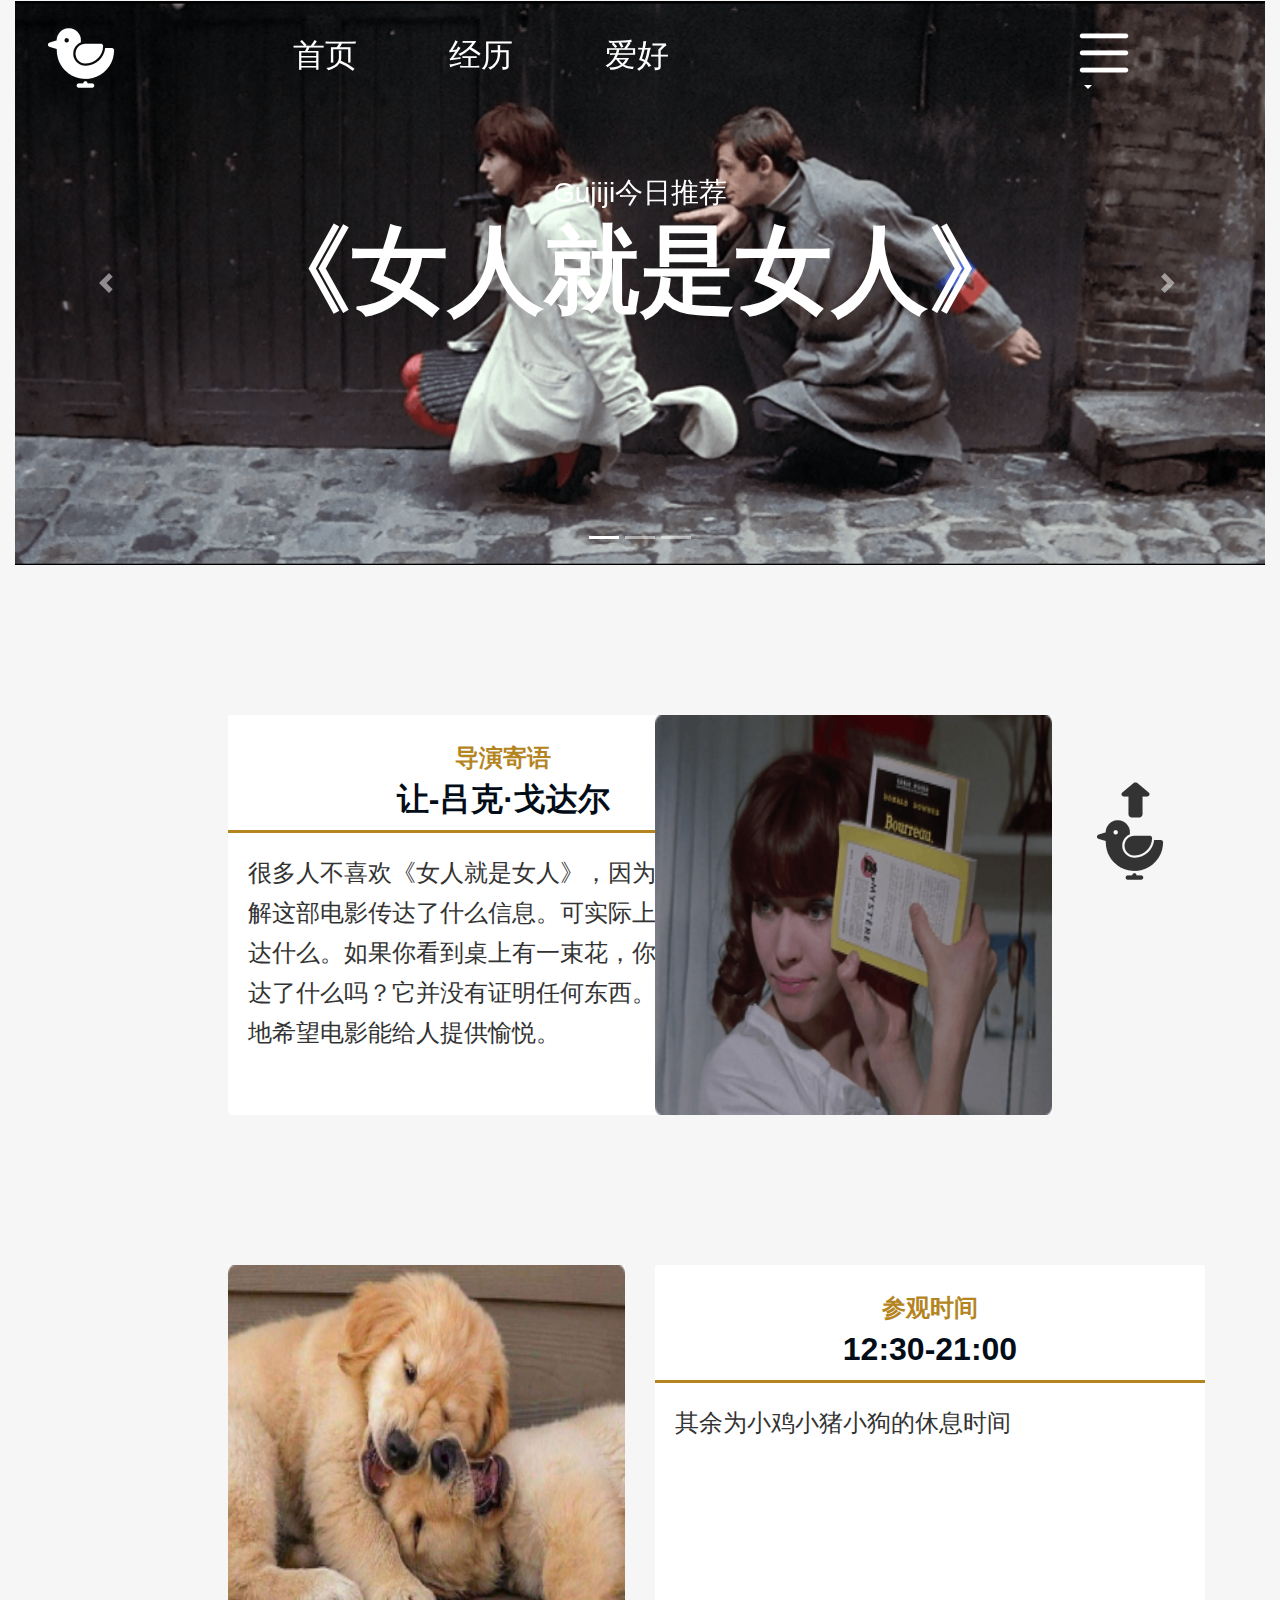
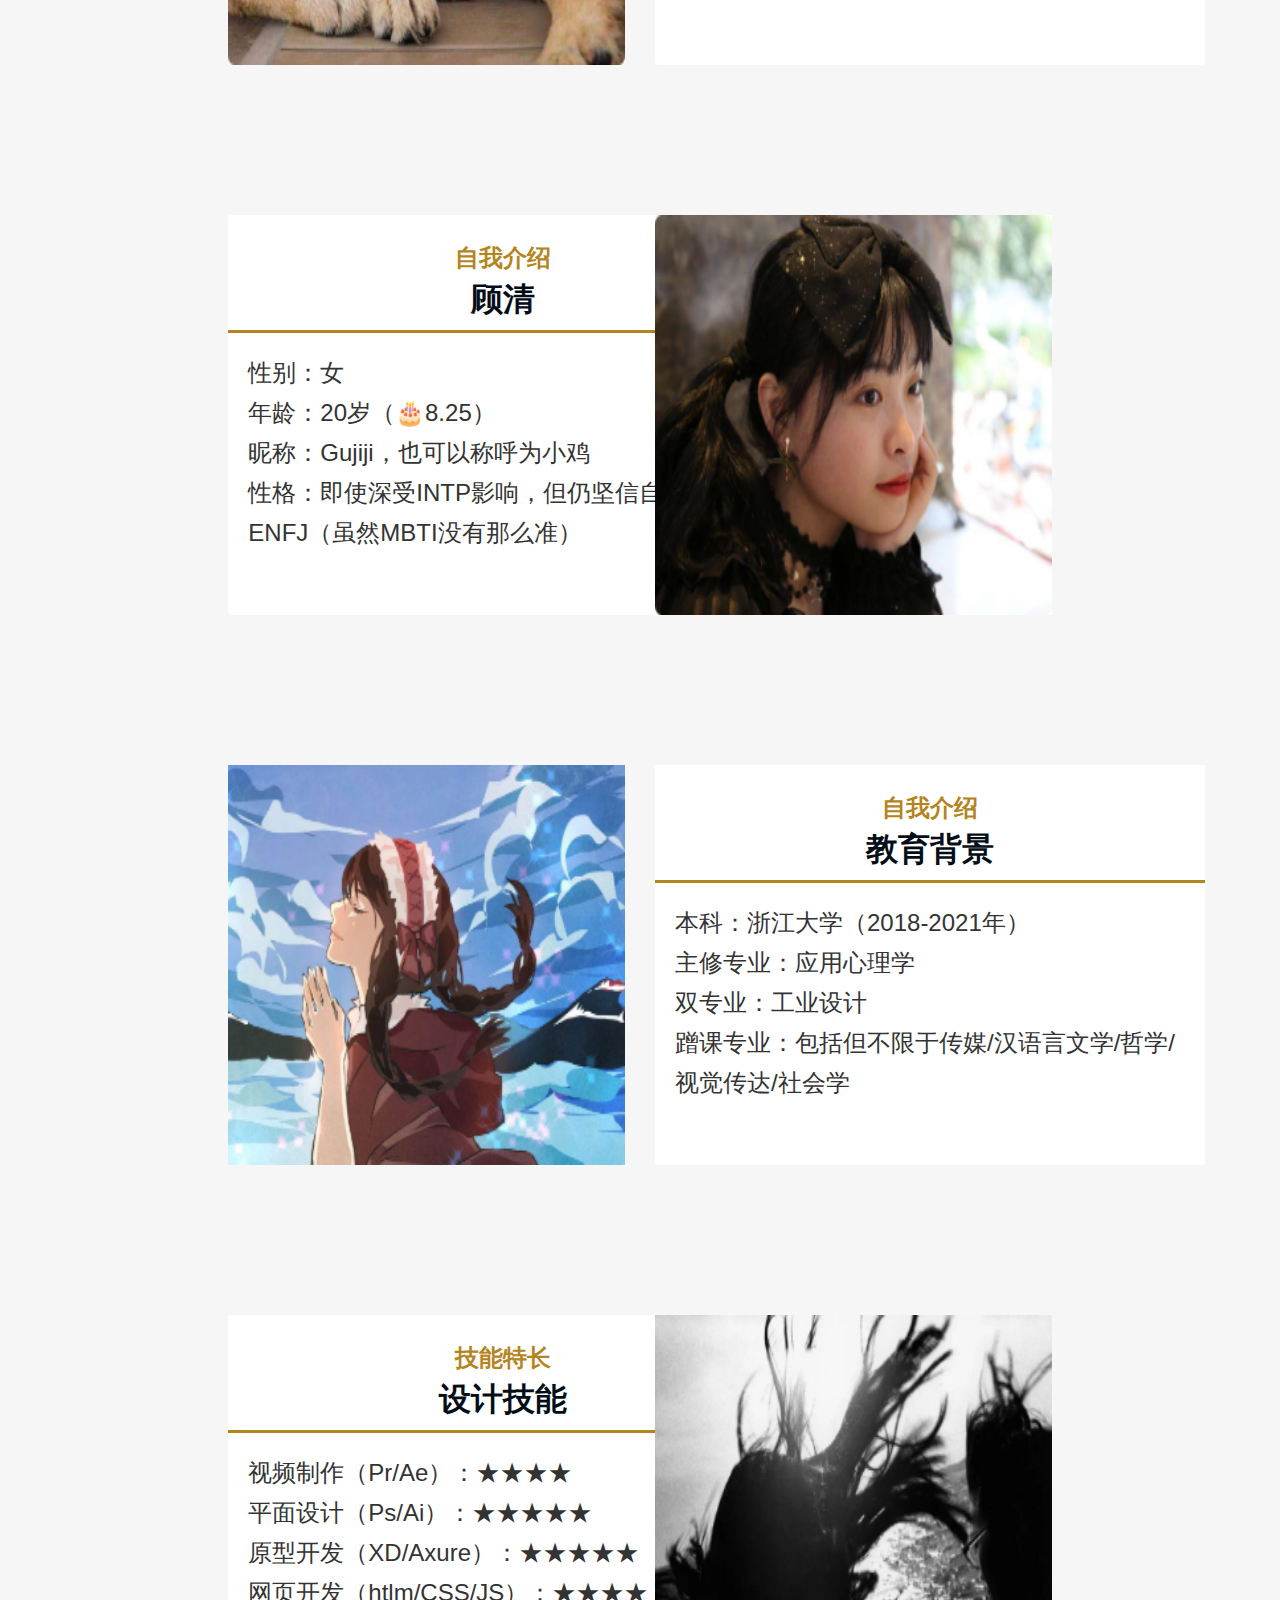
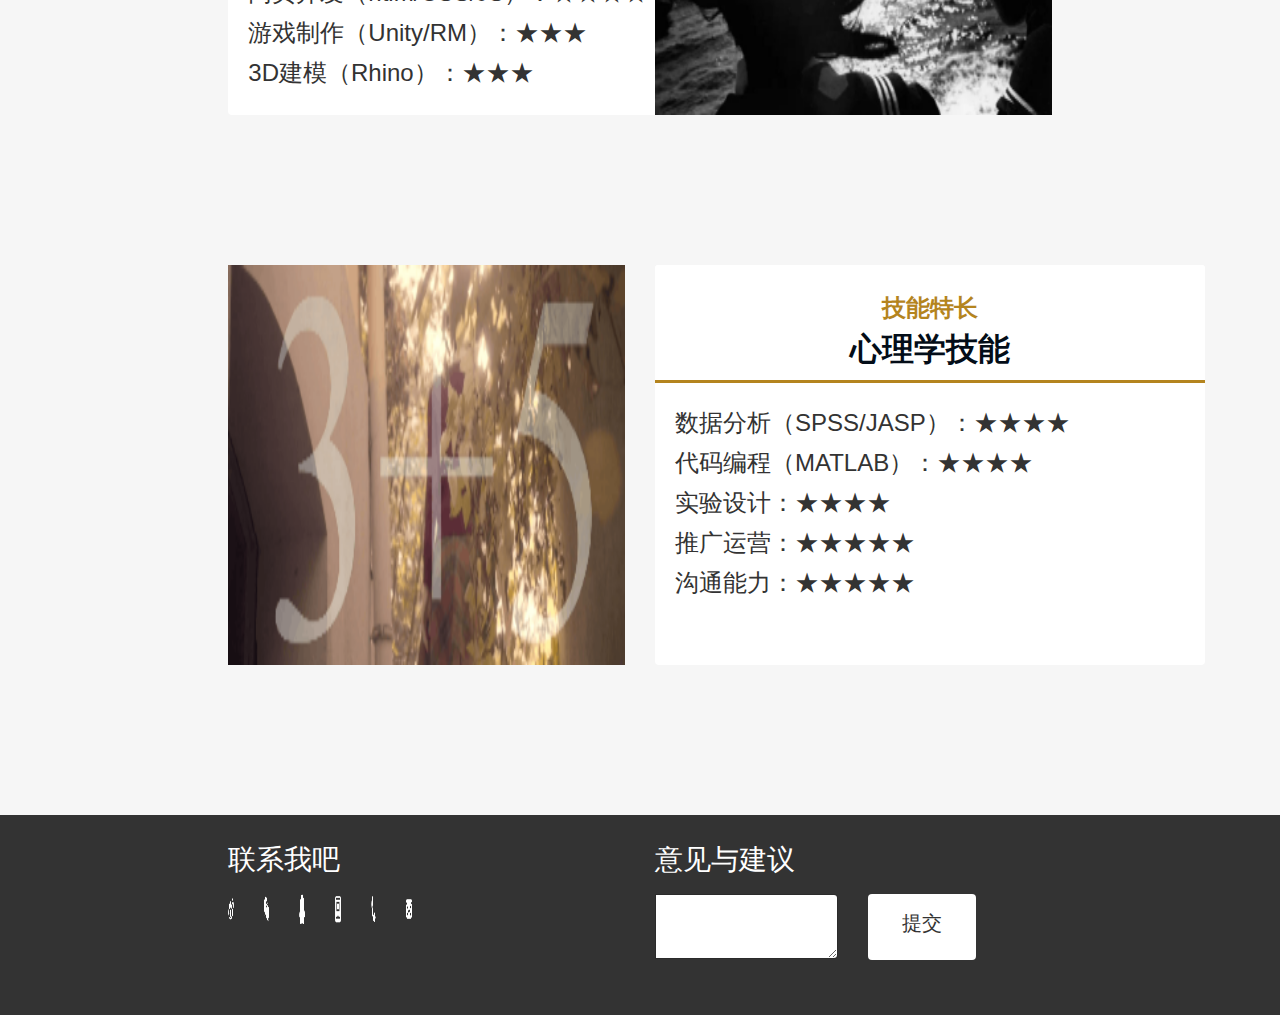
<file: index.html>
<!DOCTYPE html>
<html lang="en">
  <head>
    <meta charset="utf-8">
    <meta http-equiv="X-UA-Compatible" content="IE=edge">
    <meta name="viewport" content="width=device-width, initial-scale=1">

    <title>Gujiji</title>

    <meta name="description" content="Source code generated using layoutit.com">
    <meta name="author" content="LayoutIt!">

    <link href="css/bootstrap.css" rel="stylesheet">
    <link href="css/style.css" rel="stylesheet">

  </head>
  <body>
  <div id="topAnchor"></div>
    <div class="container-fluid" style="background-color: #f6f6f6">
	<div class="row">
		<div class="col-md-12">
			<ul class="nav" style="background-color: transparent" >
				<li class="nav-item">
					<a class="nav-link active" href="#"><img class="d-block w-50" src="img/pic (38).png"></a>
				</li>
				<li class="nav-item">
					<a class="nav-link" href="index.html"><h2 style="padding: 30px 30px">首页</h2></a>
				</li>
				<li class="nav-item">
					<a class="nav-link" href="jingli.html"><h2 style="padding: 30px 30px">经历</h2></a>
				</li>
				<li class="nav-item">
					<a class="nav-link " href="aihao.html"><h2 style="padding: 30px 30px">爱好</h2></a>
				</li>
				<li class="nav-item dropdown ml-md-auto">
					 <a class="nav-link dropdown-toggle" href="http://example.com" id="navbarDropdownMenuLink" data-toggle="dropdown" ><img class="d-block w-25" src="img/更多.png" style="padding-top:20px"></a>
					<div class="dropdown-menu dropdown-menu-right" aria-labelledby="navbarDropdownMenuLink">
						 <a class="dropdown-item" href="#last">联系我吧</a>
					</div>
				</li>
			</ul>
		</div>
	</div>
	<div class="row">
		<div class="col-md-12">
			<div class="carousel slide" id="carousel-708091">
				<ol class="carousel-indicators">
					<li data-slide-to="0" data-target="#carousel-708091" class="active">
					</li>
					<li data-slide-to="1" data-target="#carousel-708091">
					</li>
					<li data-slide-to="2" data-target="#carousel-708091">
					</li>
				</ol>
				<div class="carousel-inner">
					<div class="carousel-item active">
						<img class="d-block w-100" alt="Carousel Bootstrap First" src="img/pic (8).png">
						<div class="carousel-caption">
							<h3>
								Gujiji今日推荐
							</h3>
							<h1 style="font-size: 6em;font-weight: bold">
								《女人就是女人》
							</h1>
						</div>
					</div>
					<div class="carousel-item">
						<img class="d-block w-100" alt="Carousel Bootstrap Second" src="img/pic (9).png">
						<div class="carousel-caption">
							<h3>
								Gujiji个人经历
							</h3>
							<h1 style="font-size: 6em;font-weight: bold">
								心理学+工业设计
							</h1>
						</div>
					</div>
					<div class="carousel-item">
						<img class="d-block w-100" alt="Carousel Bootstrap Third" src="img/pic (10).png">
						<div class="carousel-caption">
							<h3>
								Gujiji兴趣爱好
							</h3>
							<h1 style="font-size: 6em;font-weight: bold">
								书·影·音·碎碎念
							</h1>
						</div>
					</div>
				</div> <a class="carousel-control-prev" href="#carousel-708091" data-slide="prev"><span class="carousel-control-prev-icon"></span> <span class="sr-only">Previous</span></a> <a class="carousel-control-next" href="#carousel-708091" data-slide="next"><span class="carousel-control-next-icon"></span> <span class="sr-only">Next</span></a>
			</div>
		</div>
	</div>
	<div class="row" style="padding-bottom:100px" id="start">
		<div class="col-md-12">
			<div class="row" style="padding:150px 0 75px 0">
				<div class="col-md-2">
				</div>
				<div class="col-md-4">
					<div class="card">
						<h5 class="card-header" style="color:rgba(180,132,30);font-weight: bold;padding-top: 30px;">
							导演寄语
						</h5>
						<div class="card-body">
							<p class="card-text" >
								让-吕克·戈达尔
							</p>
						</div>
						<div class="card-footer">
							很多人不喜欢《女人就是女人》，因为他们不理解这部电影传达了什么信息。可实际上它并没传达什么。如果你看到桌上有一束花，你认为这传达了什么吗？它并没有证明任何东西。我很单纯地希望电影能给人提供愉悦。
						</div>
					</div>
				</div>
				<div class="col-md-4">
					<img alt="Bootstrap Image Preview" src="img/pic (14).png" height="400px">
				</div>
				<div class="col-md-2">
				</div>
			</div>
			<div class="row" style="padding:75px 0 75px 0">
				<div class="col-md-2">
				</div>
				<div class="col-md-4">
					<img alt="Bootstrap Image Preview" src="img/pic (1).png" height="400px">
				</div>
				<div class="col-md-4">
					<div class="card">
						<h5 class="card-header" style="color:rgba(180,132,30);font-weight: bold;padding-top: 30px;">
							参观时间
						</h5>
						<div class="card-body" >
							<p class="card-text">
								12:30-21:00
							</p>
						</div>
						<div class="card-footer">
							其余为小鸡小猪小狗的休息时间
						</div>
					</div>
				</div>
				<div class="col-md-2">
				</div>
			</div>
			<div class="row" style="padding:75px 0 75px 0">
				<div class="col-md-2">
				</div>
				<div class="col-md-4">
					<div class="card">
						<h5 class="card-header" style="color:rgba(180,132,30);font-weight: bold;padding-top: 30px;">
							自我介绍
						</h5>
						<div class="card-body">
							<p class="card-text">
								顾清
							</p>
						</div>
						<div class="card-footer">
							性别：女<br>
							年龄：20岁（🎂8.25）<br>
							昵称：Gujiji，也可以称呼为小鸡<br>
							性格：即使深受INTP影响，但仍坚信自己是ENFJ（虽然MBTI没有那么准）</h6>
						</div>
					</div>
				</div>
				<div class="col-md-4">
					<img alt="Bootstrap Image Preview" src="img/pic (4).png" height="400px">
				</div>
				<div class="col-md-2">
				</div>
			</div>
			<div class="row" style="padding:75px 0 75px 0">
				<div class="col-md-2">
				</div>
				<div class="col-md-4">
					<img alt="Bootstrap Image Preview" src="img/pic (5).png" height="400px">
				</div>
				<div class="col-md-4">
					<div class="card">
						<h5 class="card-header" style="color:rgba(180,132,30);font-weight: bold;padding-top: 30px;">
							自我介绍
						</h5>
						<div class="card-body">
							<p class="card-text">
								教育背景
							</p>
						</div>
						<div class="card-footer">
							本科：浙江大学（2018-2021年）<br>
							主修专业：应用心理学<br>
							双专业：工业设计<br>
							蹭课专业：包括但不限于传媒/汉语言文学/哲学/视觉传达/社会学<br>
						</div>
					</div>
				</div>
				<div class="col-md-2">
				</div>
			</div>
			<div class="row" style="padding:75px 0 75px 0">
				<div class="col-md-2">
				</div>
				<div class="col-md-4">
					<div class="card">
						<h5 class="card-header" style="color:rgba(180,132,30);font-weight: bold;padding-top: 30px;">
							技能特长
						</h5>
						<div class="card-body">
							<p class="card-text">
								设计技能
							</p>
						</div>
						<div class="card-footer">
							视频制作（Pr/Ae）：★★★★<br>
							平面设计（Ps/Ai）：★★★★★<br>
							原型开发（XD/Axure）：★★★★★<br>
							网页开发（htlm/CSS/JS）：★★★★<br>
							游戏制作（Unity/RM）：★★★<br>
							3D建模（Rhino）：★★★<br>
						</div>
					</div>
				</div>
				<div class="col-md-4">
					<img alt="Bootstrap Image Preview" src="img/pic (6).png" height="400px">
				</div>
				<div class="col-md-2">
				</div>
			</div>
			<div class="row" style="padding:75px 0 50px 0">
				<div class="col-md-2">
				</div>
				<div class="col-md-4">
					<img alt="Bootstrap Image Preview" src="img/pic (16).png" height="400px">
				</div>
				<div class="col-md-4">
					<div class="card">
						<h5 class="card-header" style="color:rgba(180,132,30);font-weight: bold;padding-top: 30px;">
							技能特长
						</h5>
						<div class="card-body">
							<p class="card-text">
								心理学技能
							</p>
						</div>
						<div class="card-footer">
							数据分析（SPSS/JASP）：★★★★<br>
							代码编程（MATLAB）：★★★★<br>
							实验设计：★★★★<br>
							推广运营：★★★★★<br>
							沟通能力：★★★★★<br>
						</div>
					</div>
				</div>
				<div class="col-md-2">
				</div>
			</div>
		</div>
	</div>

		<a href="#topAnchor" style="position:fixed;right:0;bottom:0"><img class="d-block w-50" src="img/pic (41).png"></a>


	<div class="row" style="height: 200px" id="last">
		<div class="col-md-12" style="background-color: #333333">
			<div class="row">
				<div class="col-md-2">
				</div>
				<div class="col-md-4">
					<h3 style="color: white; padding: 30px 0 10px 0">
						联系我吧
					</h3>
					<div class="row">
						<div class="col-md-1">
							<img alt="Bootstrap Image Preview" src="img/微博.png" height="30px">
						</div>
						<div class="col-md-1">
							<img alt="Bootstrap Image Preview" src="img/微信.png" height="30px">
						</div>
						<div class="col-md-1">
							<img alt="Bootstrap Image Preview" src="img/qq.png" height="30px">
						</div>
						<div class="col-md-1">
							<img alt="Bootstrap Image Preview" src="img/豆瓣.png" height="30px">
						</div>
						<div class="col-md-1">
							<img alt="Bootstrap Image Preview" src="img/电话.png" height="30px">
						</div>
						<div class="col-md-1">
							<img alt="Bootstrap Image Preview" src="img/邮件.png" height="30px">
						</div>
					</div>
				</div>
				<div class="col-md-4">
					<h3 style="color: white; padding: 30px 0 10px 0">
						意见与建议
					</h3>
					<div class="row">
						<div class="col-md-6">
<!--							<input type="text" style="width: 100%; height: 30px">-->
							<div class="input-group">
								<span class="input-group-text"></span>
								<textarea class="form-control" style="height: 65px"></textarea>
							</div>
						</div>
						<div class="col-md-2">
							<button type="button" class="btn btn-success" >
								<a id="modal-351912" href="#modal-container-351912" role="button" class="btn" data-toggle="modal"><h5 style="color: #333333">提交</h5></a>
							</button>
							<div class="modal fade" id="modal-container-351912" role="dialog" aria-labelledby="myModalLabel" aria-hidden="true">
								<div class="modal-dialog" role="document">
									<div class="modal-content">
										<div class="modal-header">
											<h5 class="modal-title" id="myModalLabel">
												o(*￣▽￣*)ブGujiji的留言
											</h5>
											<button type="button" class="close" data-dismiss="modal">
												<span aria-hidden="true">×</span>
											</button>
										</div>
										<div class="modal-body">
											<h5>感谢您的意见与建议~</h5>
										</div>
										<div class="modal-footer">

											<button type="button" class="btn btn-secondary" data-dismiss="modal">
												不客气
											</button>
										</div>
									</div>

								</div>

							</div>
						</div>
					</div>
				</div>
				<div class="col-md-2">
				</div>
			</div>
		</div>
	</div>
</div>
  
    <script src="js/jquery.min.js"></script>
    <script src="js/bootstrap.min.js"></script>
    <script src="js/scripts.js"></script>
  </body>
</html>
</file>
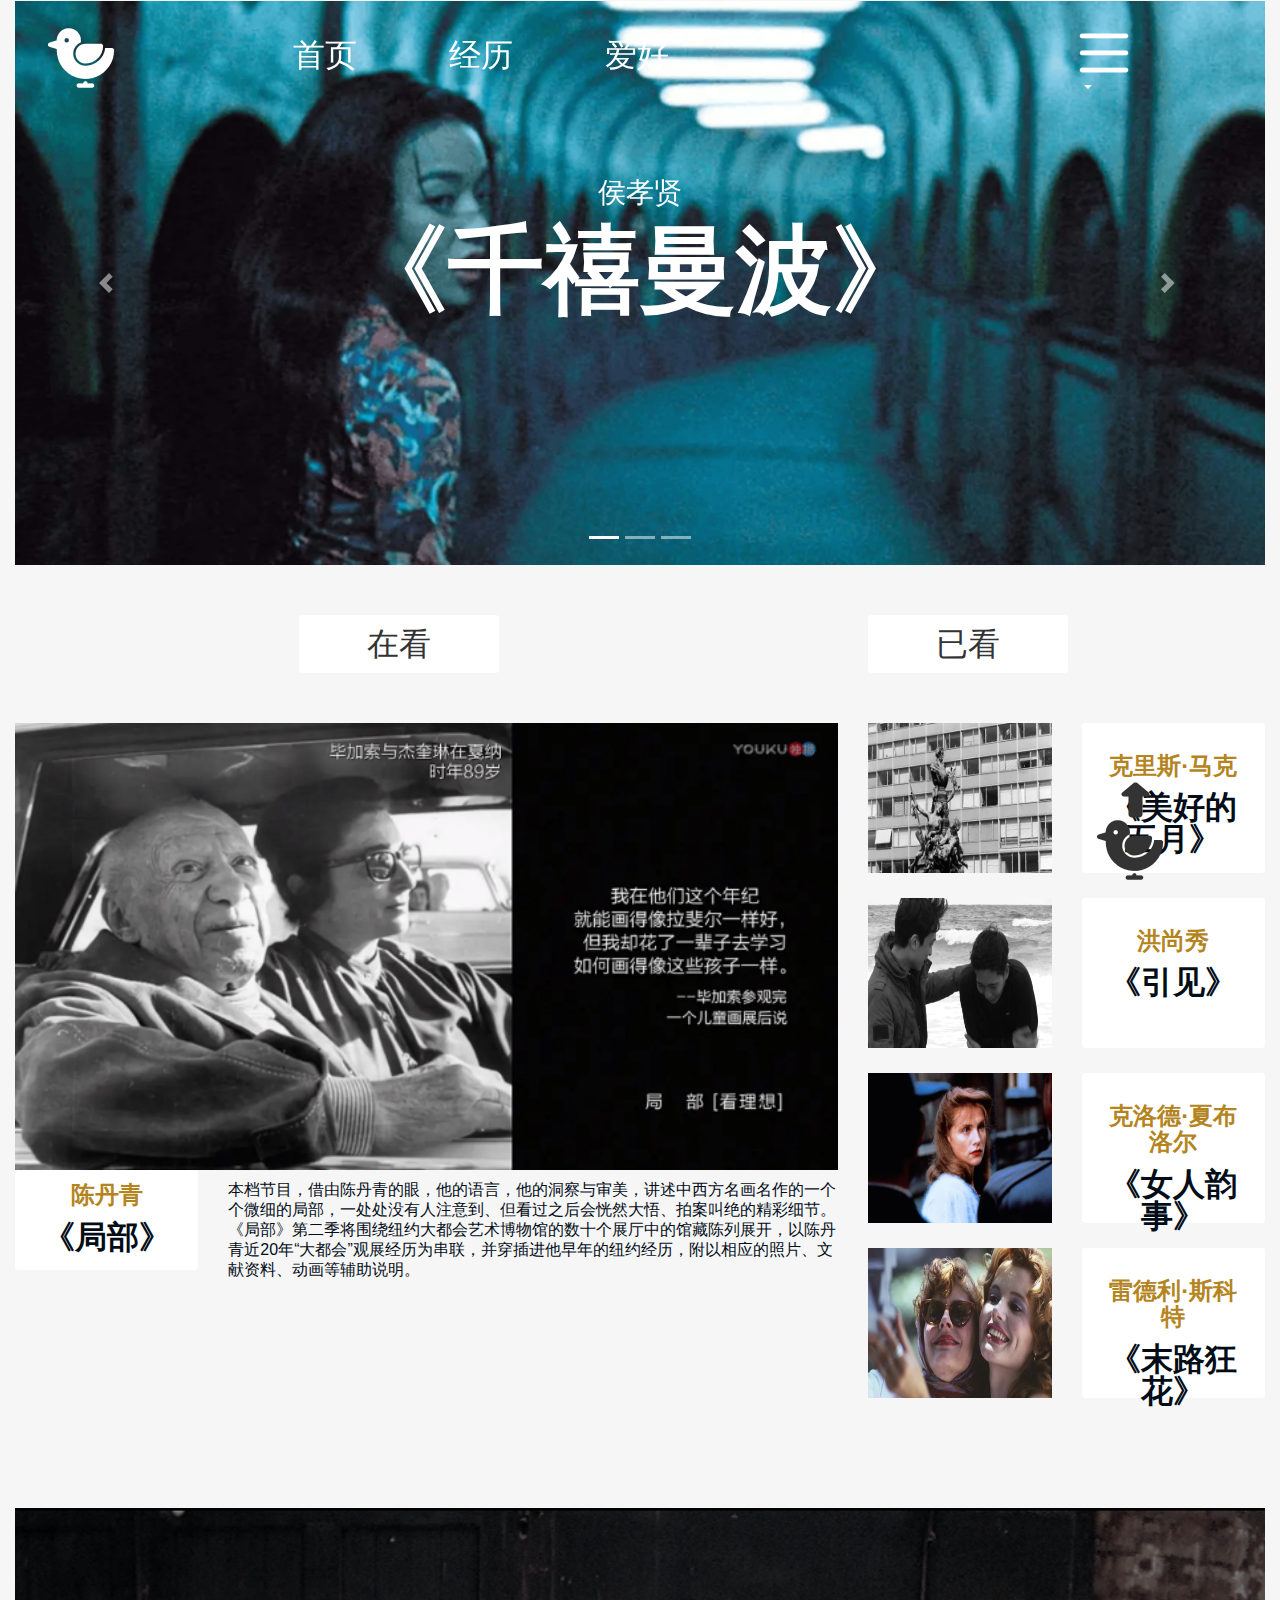
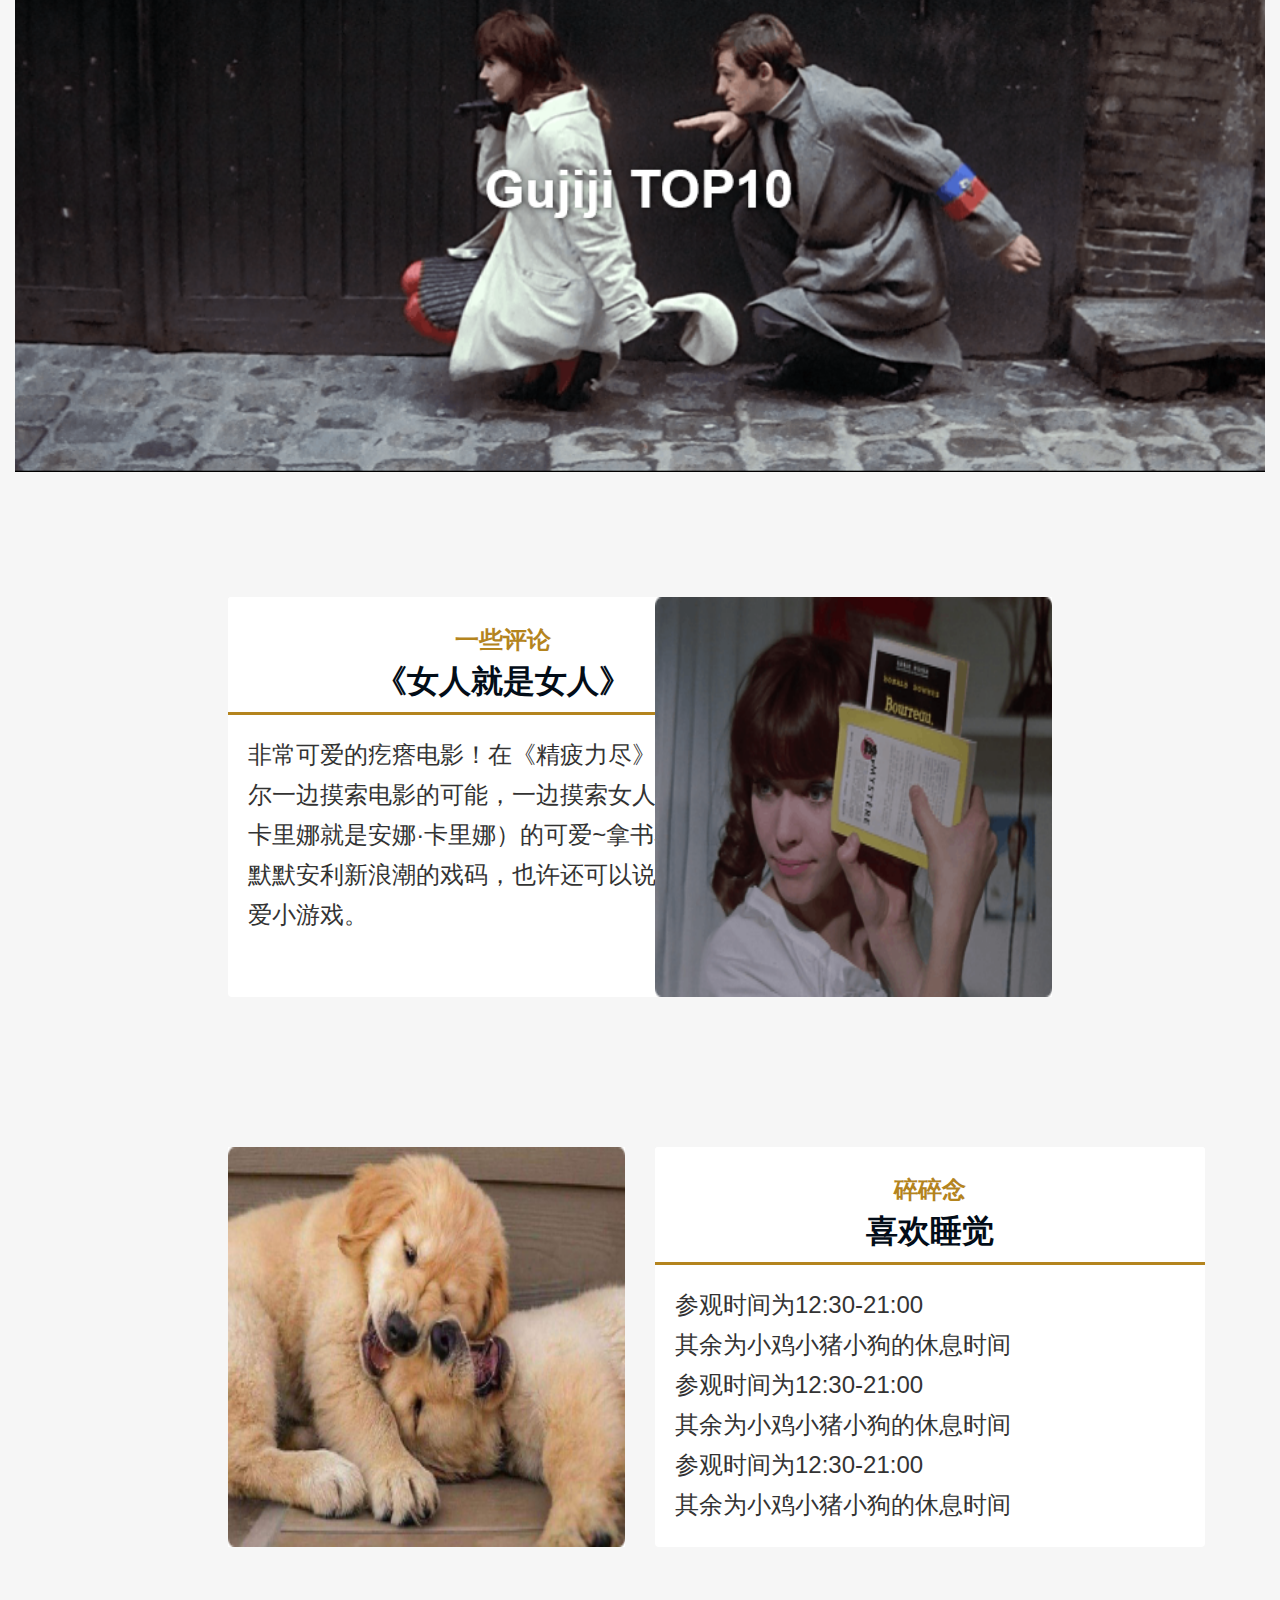
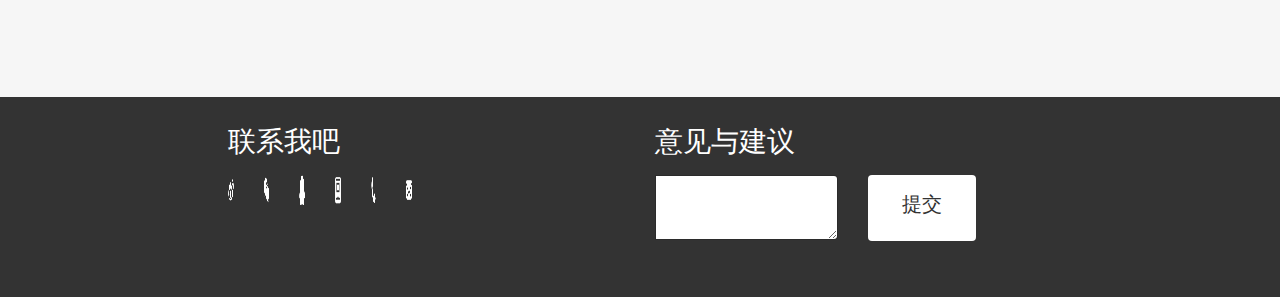
<file: aihao.html>
<!DOCTYPE html>
<html lang="en">
<head>
  <meta charset="utf-8">
  <meta http-equiv="X-UA-Compatible" content="IE=edge">
  <meta name="viewport" content="width=device-width, initial-scale=1">

  <title>Gujiji</title>

  <meta name="description" content="Source code generated using layoutit.com">
  <meta name="author" content="LayoutIt!">

  <link href="css/bootstrap.css" rel="stylesheet">
  <link href="css/style.css" rel="stylesheet">

</head>
<body>
<div id="topAnchor"></div>
<div class="container-fluid" style="background-color: #f6f6f6">
  <div class="row">
    <div class="col-md-12">
      <ul class="nav" style="background-color: transparent" >
        <li class="nav-item">
          <a class="nav-link active" href="#"><img class="d-block w-50" src="img/pic (38).png"></a>
        </li>
        <li class="nav-item">
          <a class="nav-link" href="index.html"><h2 style="padding: 30px 30px">首页</h2></a>
        </li>
        <li class="nav-item">
          <a class="nav-link" href="jingli.html"><h2 style="padding: 30px 30px">经历</h2></a>
        </li>
        <li class="nav-item">
          <a class="nav-link " href="aihao.html"><h2 style="padding: 30px 30px">爱好</h2></a>
        </li>
        <li class="nav-item dropdown ml-md-auto">
          <a class="nav-link dropdown-toggle" href="http://example.com" id="navbarDropdownMenuLink" data-toggle="dropdown" ><img class="d-block w-25" src="img/更多.png" style="padding-top:20px"></a>
          <div class="dropdown-menu dropdown-menu-right" aria-labelledby="navbarDropdownMenuLink">
            <a class="dropdown-item" href="#last">联系我吧</a>
          </div>
        </li>
      </ul>
    </div>
  </div>
  <div class="row">
    <div class="col-md-12">
      <div class="carousel slide" id="carousel-708091">
        <ol class="carousel-indicators">
          <li data-slide-to="0" data-target="#carousel-708091" class="active">
          </li>
          <li data-slide-to="1" data-target="#carousel-708091">
          </li>
          <li data-slide-to="2" data-target="#carousel-708091">
          </li>
        </ol>
        <div class="carousel-inner">
          <div class="carousel-item active">
            <img class="d-block w-100" alt="Carousel Bootstrap First" src="img/pic (28).png">
            <div class="carousel-caption">
              <h3>
                侯孝贤
              </h3>
              <h1 style="font-size: 6em;font-weight: bold">
                《千禧曼波》
              </h1>
            </div>
          </div>
          <div class="carousel-item">
            <img class="d-block w-100" alt="Carousel Bootstrap Second" src="img/pic (18).png">
            <div class="carousel-caption">
              <h3>
                寺山修司
              </h3>
              <h1 style="font-size: 6em;font-weight: bold">
                《抛掉书本上街去》
              </h1>
            </div>
          </div>
          <div class="carousel-item">
            <img class="d-block w-100" alt="Carousel Bootstrap Third" src="img/pic (29).png">
            <div class="carousel-caption">
              <h3>
                黑泽清
              </h3>
              <h1 style="font-size: 6em;font-weight: bold">
                《光明的未来》
              </h1>
            </div>
          </div>
        </div> <a class="carousel-control-prev" href="#carousel-708091" data-slide="prev"><span class="carousel-control-prev-icon"></span> <span class="sr-only">Previous</span></a> <a class="carousel-control-next" href="#carousel-708091" data-slide="next"><span class="carousel-control-next-icon"></span> <span class="sr-only">Next</span></a>
      </div>
    </div>
  </div>

  <div class="container-fluid" style="padding:50px 0">
    <div class="row">
      <div class="col-md-12">
        <div class="row">
          <div class="col-md-8">
            <div class="row">
              <div class="col-md-4">
              </div>
              <div class="col-md-4">

                <button type="button" class="btn btn-success" style="font-size: xx-large;width: 200px">
                  在看
                </button>
              </div>
              <div class="col-md-4">
              </div>
            </div>
            <div class="row">
              <div class="col-md-12">
                <div class="row">
                  <div class="col-md-12">
                    <img class="d-block w-100" src="img/pic (30).png" style="padding-top: 50px">
                  </div>
                </div>
                <div class="row">
                  <div class="col-md-3">
                    <div class="card" style="width: 100%;height: 100px">
                      <h5 class="card-header" style="color:rgba(180,132,30);font-weight: bold">
                        陈丹青
                      </h5>
                      <div class="card-body" style="border-bottom: none">
                        <p class="card-text">
                          《局部》
                        </p>
                      </div>
                    </div>
                  </div>
                  <div class="col-md-9" style="padding-top: 10px">
                    <p style="line-height:20px">
                      本档节目，借由陈丹青的眼，他的语言，他的洞察与审美，讲述中西方名画名作的一个个微细的局部，一处处没有人注意到、但看过之后会恍然大悟、拍案叫绝的精彩细节。《局部》第二季将围绕纽约大都会艺术博物馆的数十个展厅中的馆藏陈列展开，以陈丹青近20年“大都会”观展经历为串联，并穿插进他早年的纽约经历，附以相应的照片、文献资料、动画等辅助说明。
                    </p>
                  </div>
                </div>
              </div>
            </div>
          </div>
          <div class="col-md-4">

            <button type="button" class="btn btn-success" style="font-size: xx-large;width: 200px">
              已看
            </button>
            <div class="row" style="padding-top: 50px;padding-bottom: 25px">
              <div class="col-md-6">
                <img class="d-block w-100" src="img/pic (31).png" style="height: 150px">
              </div>
              <div class="col-md-6">
                <div class="card" style="width: 100%;height: 150px">
                  <h5 class="card-header" style="padding-top: 30px;color:rgba(180,132,30);font-weight: bold">
                    克里斯·马克
                  </h5>
                  <div class="card-body" style="border-bottom: none">
                    <p class="card-text">
                      《美好的五月》
                    </p>
                  </div>
                </div>
              </div>
            </div>
            <div class="row" style="padding-bottom: 25px">
              <div class="col-md-6">
                <img class="d-block w-100" src="img/pic (35).png" style="height: 150px">
              </div>
              <div class="col-md-6">
                <div class="card" style="width: 100%;height: 150px">
                  <h5 class="card-header" style="padding-top: 30px;color:rgba(180,132,30);font-weight: bold">
                    洪尚秀
                  </h5>
                  <div class="card-body" style="border-bottom: none">
                    <p class="card-text">
                      《引见》
                    </p>
                  </div>
                </div>
              </div>
            </div>
            <div class="row" style="padding-bottom: 25px">
              <div class="col-md-6">
                <img class="d-block w-100" src="img/pic (33).png" style="height: 150px">
              </div>
              <div class="col-md-6">
                <div class="card" style="width: 100%;height: 150px">
                  <h5 class="card-header" style="padding-top: 30px;color:rgba(180,132,30);font-weight: bold">
                    克洛德·夏布洛尔
                  </h5>
                  <div class="card-body" style="border-bottom: none">
                    <p class="card-text">
                      《女人韵事》
                    </p>
                  </div>
                </div>
              </div>
            </div>
            <div class="row" style="padding-bottom: 10px">
              <div class="col-md-6">
                <img class="d-block w-100" src="img/pic (34).png" style="height: 150px">
              </div>
              <div class="col-md-6">
                <div class="card" style="width: 100%;height: 150px">
                  <h5 class="card-header" style="padding-top: 30px;color:rgba(180,132,30);font-weight: bold">
                    雷德利·斯科特
                  </h5>
                  <div class="card-body" style="border-bottom: none">
                    <p class="card-text">
                      《末路狂花》
                    </p>
                  </div>
                </div>
              </div>
            </div>
          </div>
        </div>
        <div class="row">
          <div class="col-md-12" style="padding-top: 100px">
            <img class="d-block w-100" src="img/pic (46).png">
          </div>
        </div>
      </div>
    </div>
  </div>

  <div class="row" style="padding:75px 0 75px 0">
    <div class="col-md-2">
    </div>
    <div class="col-md-4">
      <div class="card">
        <h5 class="card-header" style="color:rgba(180,132,30);font-weight: bold;padding-top: 30px;">
          一些评论
        </h5>
        <div class="card-body">
          <p class="card-text">
            《女人就是女人》
          </p>
        </div>
        <div class="card-footer">
          非常可爱的疙瘩电影！在《精疲力尽》后，戈达尔一边摸索电影的可能，一边摸索女人（安娜·卡里娜就是安娜·卡里娜）的可爱~拿书名吵架、默默安利新浪潮的戏码，也许还可以说是文青恋爱小游戏。
        </div>
      </div>
    </div>
    <div class="col-md-4">
      <img alt="Bootstrap Image Preview" src="img/pic (14).png" height="400px">
    </div>
    <div class="col-md-2">
    </div>
  </div>
  <div class="row" style="padding:75px 0 150px 0">
    <div class="col-md-2">
    </div>
    <div class="col-md-4">
      <img alt="Bootstrap Image Preview" src="img/pic (47).png" height="400px">
    </div>
    <div class="col-md-4">
      <div class="card">
        <h5 class="card-header" style="color:rgba(180,132,30);font-weight: bold;padding-top: 30px;">
          碎碎念
        </h5>
        <div class="card-body">
          <p class="card-text">
            喜欢睡觉
          </p>
        </div>
        <div class="card-footer">
          参观时间为12:30-21:00<br>
          其余为小鸡小猪小狗的休息时间<br>
          参观时间为12:30-21:00<br>
          其余为小鸡小猪小狗的休息时间<br>
          参观时间为12:30-21:00<br>
          其余为小鸡小猪小狗的休息时间
        </div>
      </div>
    </div>
    <div class="col-md-2">
    </div>
  </div>

  <a href="#topAnchor" style="position:fixed;right:0;bottom:0"><img class="d-block w-50" src="img/pic (41).png"></a>

  <div class="row" style="height: 200px" id="last">
    <div class="col-md-12" style="background-color: #333333">
      <div class="row">
        <div class="col-md-2">
        </div>
        <div class="col-md-4">
          <h3 style="color: white; padding: 30px 0 10px 0">
            联系我吧
          </h3>
          <div class="row">
            <div class="col-md-1">
              <img alt="Bootstrap Image Preview" src="img/微博.png" height="30px">
            </div>
            <div class="col-md-1">
              <img alt="Bootstrap Image Preview" src="img/微信.png" height="30px">
            </div>
            <div class="col-md-1">
              <img alt="Bootstrap Image Preview" src="img/qq.png" height="30px">
            </div>
            <div class="col-md-1">
              <img alt="Bootstrap Image Preview" src="img/豆瓣.png" height="30px">
            </div>
            <div class="col-md-1">
              <img alt="Bootstrap Image Preview" src="img/电话.png" height="30px">
            </div>
            <div class="col-md-1">
              <img alt="Bootstrap Image Preview" src="img/邮件.png" height="30px">
            </div>
          </div>
        </div>
        <div class="col-md-4">
          <h3 style="color: white; padding: 30px 0 10px 0">
            意见与建议
          </h3>
          <div class="row">
            <div class="col-md-6">
              <!--							<input type="text" style="width: 100%; height: 30px">-->
              <div class="input-group">
                <span class="input-group-text"></span>
                <textarea class="form-control" style="height: 65px"></textarea>
              </div>
            </div>
            <div class="col-md-2">
              <button type="button" class="btn btn-success" >
                <a id="modal-351912" href="#modal-container-351912" role="button" class="btn" data-toggle="modal"><h5 style="color: #333333">提交</h5></a>
              </button>
              <div class="modal fade" id="modal-container-351912" role="dialog" aria-labelledby="myModalLabel" aria-hidden="true">
                <div class="modal-dialog" role="document">
                  <div class="modal-content">
                    <div class="modal-header">
                      <h5 class="modal-title" id="myModalLabel">
                        o(*￣▽￣*)ブGujiji的留言
                      </h5>
                      <button type="button" class="close" data-dismiss="modal">
                        <span aria-hidden="true">×</span>
                      </button>
                    </div>
                    <div class="modal-body">
                      <h5>感谢您的意见与建议~</h5>
                    </div>
                    <div class="modal-footer">

                      <button type="button" class="btn btn-secondary" data-dismiss="modal">
                        不客气
                      </button>
                    </div>
                  </div>

                </div>

              </div>
            </div>
          </div>
        </div>
        <div class="col-md-2">
        </div>
      </div>
    </div>
  </div>
</div>

<script src="js/jquery.min.js"></script>
<script src="js/bootstrap.min.js"></script>
<script src="js/scripts.js"></script>
</body>
</html>
</file>
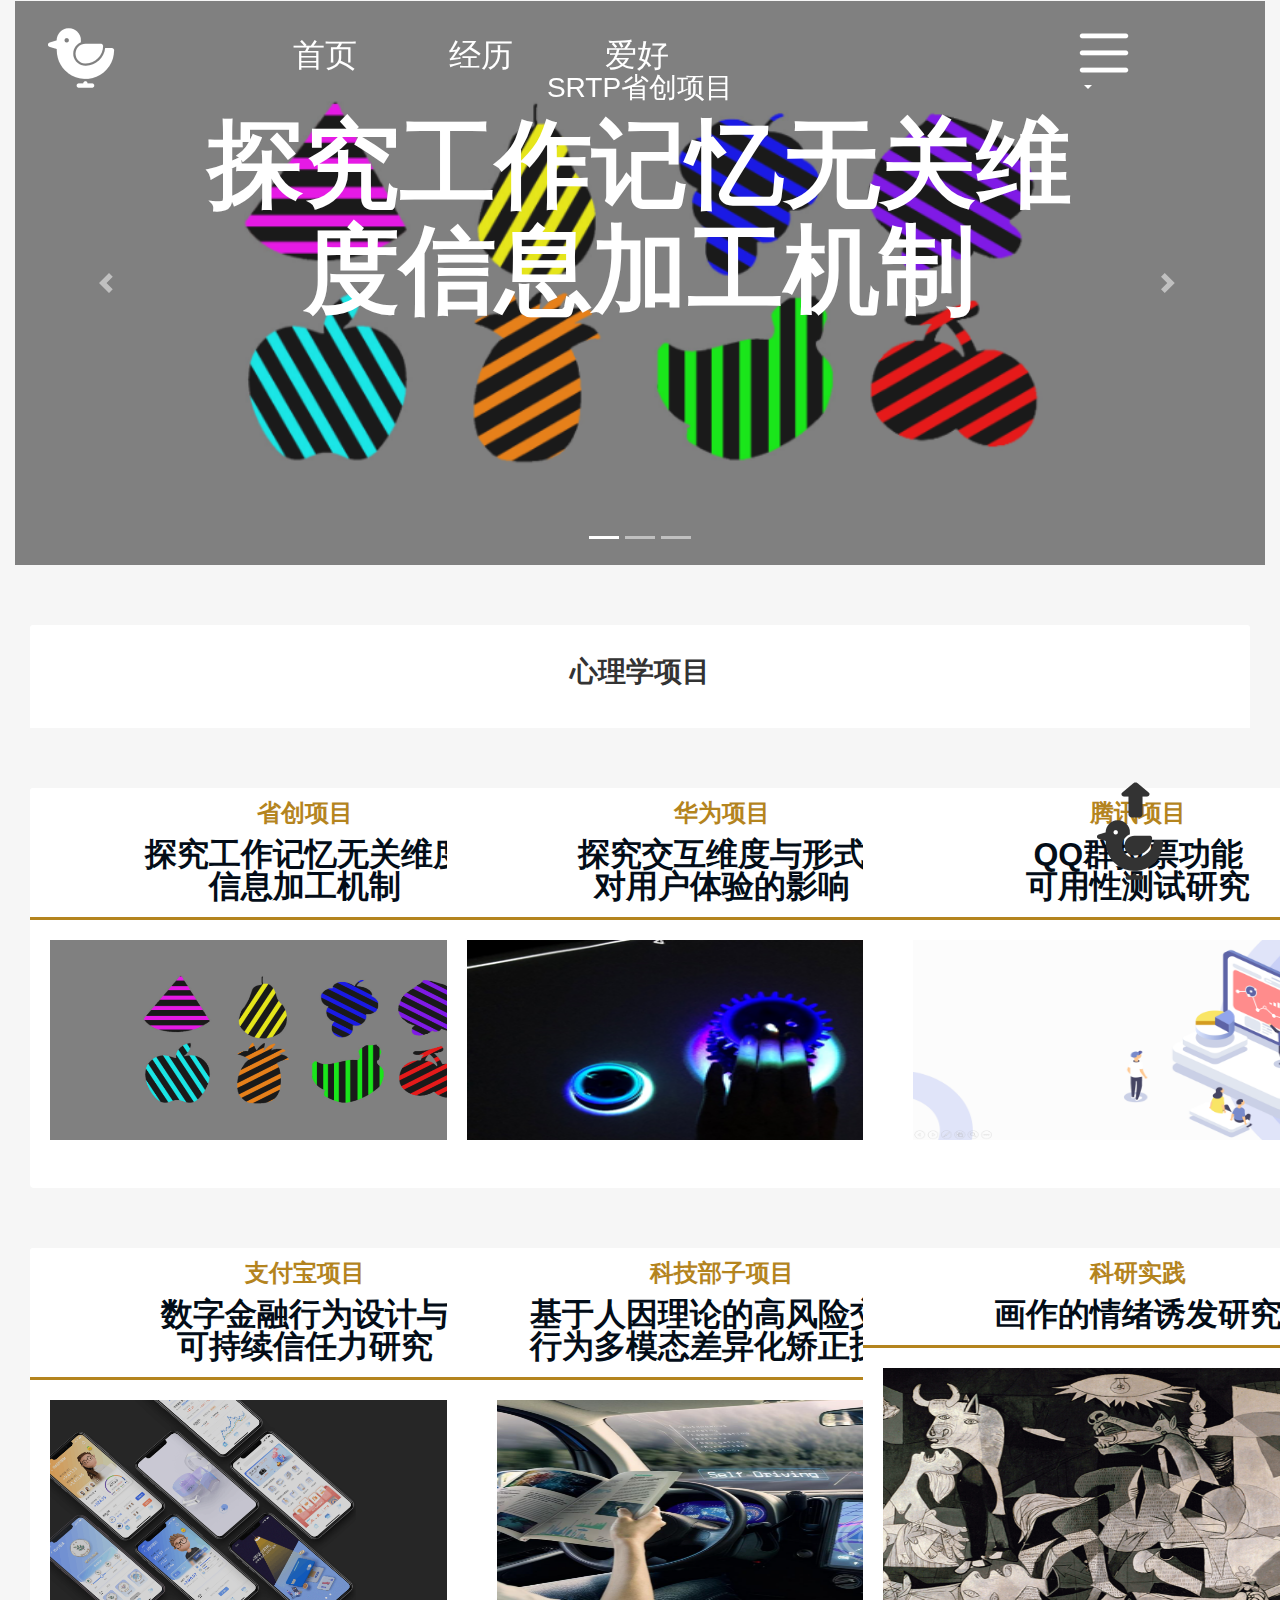
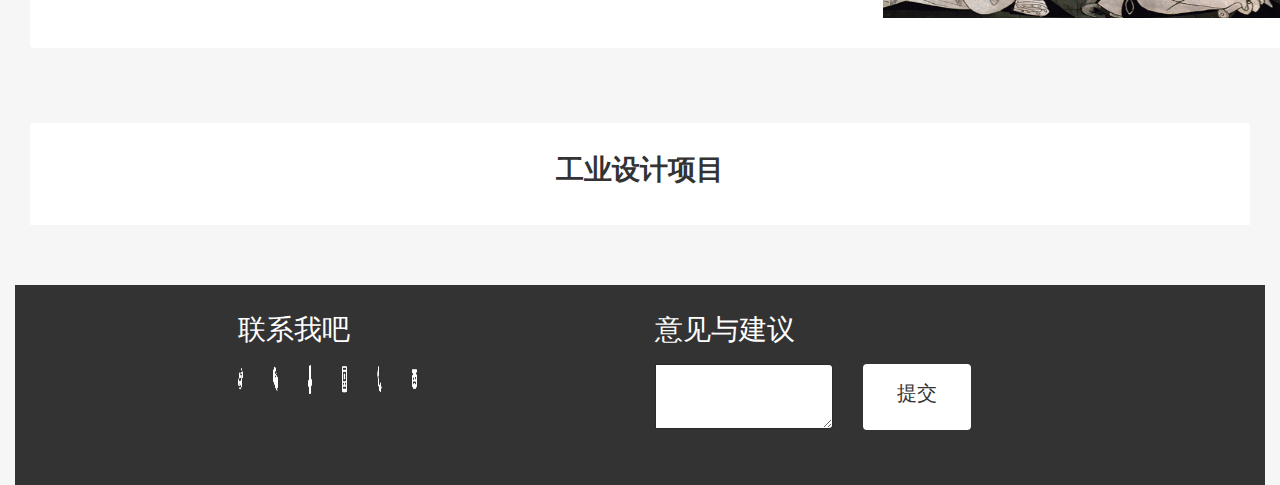
<file: jingli.html>
<!DOCTYPE html>
<html lang="en">
<head>
  <meta charset="utf-8">
  <meta http-equiv="X-UA-Compatible" content="IE=edge">
  <meta name="viewport" content="width=device-width, initial-scale=1">

  <title>Gujiji</title>

  <meta name="description" content="Source code generated using layoutit.com">
  <meta name="author" content="LayoutIt!">

  <link href="css/bootstrap.css" rel="stylesheet">
  <link href="css/style.css" rel="stylesheet">

  <style>
    .card-link{
      color:rgba(51,51,51);
      text-decoration: none;
      font-weight: bold;
    }
    .card-link:hover {
      color:rgba(180,132,30);
      text-decoration: none;
      font-weight: bold;
    }
    .card-link:focus {
      color:rgba(180,132,30);
      text-decoration: none;
      font-weight: bolder;
    }
  </style>
</head>
<body>
<div id="topAnchor"></div>
<div class="container-fluid" style="background-color: #f6f6f6">
  <div class="row">
    <div class="col-md-12">
      <ul class="nav" style="background-color: transparent" >
        <li class="nav-item">
          <a class="nav-link active" href="#"><img class="d-block w-50" src="img/pic (38).png"></a>
        </li>
        <li class="nav-item">
          <a class="nav-link" href="index.html"><h2 style="padding: 30px 30px">首页</h2></a>
        </li>
        <li class="nav-item">
          <a class="nav-link" href="jingli.html"><h2 style="padding: 30px 30px">经历</h2></a>
        </li>
        <li class="nav-item">
          <a class="nav-link " href="aihao.html"><h2 style="padding: 30px 30px">爱好</h2></a>
        </li>
        <li class="nav-item dropdown ml-md-auto">
          <a class="nav-link dropdown-toggle" href="http://example.com" id="navbarDropdownMenuLink" data-toggle="dropdown" ><img class="d-block w-25" src="img/更多.png" style="padding-top:20px"></a>
          <div class="dropdown-menu dropdown-menu-right" aria-labelledby="navbarDropdownMenuLink">
            <a class="dropdown-item" href="#last">联系我吧</a>
          </div>
        </li>
      </ul>
    </div>
  </div>
  <div class="row">
    <div class="col-md-12">
      <div class="carousel slide" id="carousel-708091">
        <ol class="carousel-indicators">
          <li data-slide-to="0" data-target="#carousel-708091" class="active">
          </li>
          <li data-slide-to="1" data-target="#carousel-708091">
          </li>
          <li data-slide-to="2" data-target="#carousel-708091">
          </li>
        </ol>
        <div class="carousel-inner">
          <div class="carousel-item active">
            <img class="d-block w-100" alt="Carousel Bootstrap First" src="img/pic (45).png">
            <div class="carousel-caption">
              <h3>
                SRTP省创项目
              </h3>
              <h1 style="font-size: 6em;font-weight: bold">
                探究工作记忆无关维度信息加工机制
              </h1>
            </div>
          </div>
          <div class="carousel-item">
            <img class="d-block w-100" alt="Carousel Bootstrap Second" src="img/pic (44).png">
            <div class="carousel-caption">
              <h3>
                浙大 × 国美 × 支付宝
              </h3>
              <h1 style="font-size: 6em;font-weight: bold">
                数字金融行为设计与可持续信任力研究
              </h1>
            </div>
          </div>
          <div class="carousel-item">
            <img class="d-block w-100" alt="Carousel Bootstrap Third" src="img/pic (43).png">
            <div class="carousel-caption">
              <h3>
                课程团队项目
              </h3>
              <h1 style="font-size: 6em;font-weight: bold">
                游戏程序设计<br>#include&ltLIFE&gt
              </h1>
            </div>
          </div>
        </div> <a class="carousel-control-prev" href="#carousel-708091" data-slide="prev"><span class="carousel-control-prev-icon"></span> <span class="sr-only">Previous</span></a> <a class="carousel-control-next" href="#carousel-708091" data-slide="next"><span class="carousel-control-next-icon"></span> <span class="sr-only">Next</span></a>
      </div>
    </div>
  </div>


  <div class="container-fluid" style="padding-top: 60px">
    <div class="row">
      <div class="col-md-12">

        <div class="row">
          <div class="col-md-12">
            <div id="card-337456">
              <div class="card" style="height: auto;width: 100%;background: transparent">
                <div class="card-header" style="border: none">
                  <a class="card-link" data-toggle="collapse" data-parent="#card-337456" href="#card-element-410364"><h3 style="font-weight: bold;padding: 20px">心理学项目</h3></a>
                </div>
                <div id="card-element-410364" class="collapse show">
                  <div class="card-body" style="border: none">
                    <div class="row">
                      <div class="col-md-12">
                        <div class="row" style="padding-top: 60px">
                          <div class="col-md-4">
                            <div class="card">
                              <h5 class="card-header" style="color:rgba(180,132,30);font-weight: bold">
                                省创项目
                              </h5>
                              <div class="card-body">
                                <p class="card-text">
                                  探究工作记忆无关维度<br>信息加工机制
                                </p>
                              </div>
                              <div class="card-footer">
                                <img class="d-block w-100" src="img/pic (45).png" style="height: 200px">
                              </div>
                            </div>
                          </div>
                          <div class="col-md-4">
                            <div class="card">
                              <h5 class="card-header" style="color:rgba(180,132,30);font-weight: bold">
                                华为项目
                              </h5>
                              <div class="card-body">
                                <p class="card-text" >
                                  探究交互维度与形式<br>对用户体验的影响
                                </p>
                              </div>
                              <div class="card-footer">
                                <img class="d-block w-100" src="img/pic (23).png" style="height: 200px">
                              </div>
                            </div>
                          </div>
                          <div class="col-md-4">
                            <div class="card">
                              <h5 class="card-header" style="color:rgba(180,132,30);font-weight: bold">
                                腾讯项目
                              </h5>
                              <div class="card-body">
                                <p class="card-text">
                                  QQ群投票功能<br>可用性测试研究
                                </p>
                              </div>
                              <div class="card-footer">
                                <img class="d-block w-100" src="img/pic (17).png" style="height: 200px;padding: 0 30px;">
                              </div>
                            </div>
                          </div>
                        </div>
                        <div class="row" style="padding: 60px 0;">
                          <div class="col-md-4">
                            <div class="card">
                              <h5 class="card-header" style="color:rgba(180,132,30);font-weight: bold">
                                支付宝项目
                              </h5>
                              <div class="card-body">
                                <p class="card-text">
                                  数字金融行为设计与<br>可持续信任力研究
                                </p>
                              </div>
                              <div class="card-footer">
                                <img class="d-block w-100" src="img/pic (44).png" style="height: 200px">
                              </div>
                            </div>
                          </div>
                          <div class="col-md-4">
                            <div class="card">
                              <h5 class="card-header" style="color:rgba(180,132,30);font-weight: bold">
                                科技部子项目
                              </h5>
                              <div class="card-body">
                                <p class="card-text">
                                  基于人因理论的高风险交通<br>行为多模态差异化矫正技术
                                </p>
                              </div>
                              <div class="card-footer">
                                <img class="d-block w-100" src="img/pic (22).png" style="height: 200px;padding: 0 30px;">
                              </div>
                            </div>
                          </div>
                          <div class="col-md-4">
                            <div class="card">
                              <h5 class="card-header" style="color:rgba(180,132,30);font-weight: bold">
                                科研实践
                              </h5>
                              <div class="card-body">
                                <p class="card-text">
                                  画作的情绪诱发研究
                                </p>
                              </div>
                              <div class="card-footer">
                                <img class="d-block w-100" src="img/pic (21).png" style="height: 250px">
                              </div>
                            </div>
                          </div>
                        </div>
                      </div>
                    </div>
                  </div>
                </div>
              </div>
              <div class="card" style="height: auto;width: 100%;background: transparent;padding-bottom: 60px" >
                <div class="card-header" style="border: none">
                  <a class="collapsed card-link" data-toggle="collapse" data-parent="#card-337456" href="#card-element-489787"><h3 style="font-weight: bold;padding: 20px">工业设计项目</h3></a>
                </div>
                <div id="card-element-489787" class="collapse">
                  <div class="card-body" style="border: none">
                    <div class="row">
                      <div class="col-md-12">
                        <div class="row" style="padding-top: 60px">
                          <div class="col-md-4">
                            <div class="card" >
                              <h5 class="card-header" style="color:rgba(180,132,30);font-weight: bold">
                                游戏程序设计
                              </h5>
                              <div class="card-body">
                                <p class="card-text">
                                  #include&ltLIFE&gt
                                </p>
                              </div>
                              <div class="card-footer">
                                <img class="d-block w-100" src="img/pic (43).png" style="height: 250px">
                              </div>
                            </div>
                          </div>
                          <div class="col-md-4">
                            <div class="card">
                              <h5 class="card-header" style="color:rgba(180,132,30);font-weight: bold">
                                用户体验项目
                              </h5>
                              <div class="card-body">
                                <p class="card-text" >
                                  基于数据分析的房娃APP设计
                                </p>
                              </div>
                              <div class="card-footer">
                                <img class="d-block w-100" src="img/pic (25).png" style="height: 250px">
                              </div>
                            </div>
                          </div>
                          <div class="col-md-4">
                            <div class="card">
                              <h5 class="card-header" style="color:rgba(180,132,30);font-weight: bold">
                                UXDA国际用户体验大赛
                              </h5>
                              <div class="card-body">
                                <p class="card-text">
                                  基于情绪识别与分析系统的<br>数字化营销助手
                                </p>
                              </div>
                              <div class="card-footer">
                                <img class="d-block w-75" src="img/pic (26).png" style="height: 200px;padding-left: 100px">
                              </div>
                            </div>
                          </div>
                        </div>
                        <div class="row" style="padding: 60px 0;">
                          <div class="col-md-4">
                            <div class="card">
                              <h5 class="card-header" style="color:rgba(180,132,30);font-weight: bold">
                                互联网+项目
                              </h5>
                              <div class="card-body">
                                <p class="card-text">
                                  松果Ai智能心理助眠枕头
                                </p>
                              </div>
                              <div class="card-footer">
                                <img class="d-block w-100" src="img/pic (48).png" style="height: 250px;padding: 0 30px;">
                              </div>
                            </div>
                          </div>
                          <div class="col-md-4">
                            <div class="card">
                              <h5 class="card-header" style="color:rgba(180,132,30);font-weight: bold">
                                交互设计项目
                              </h5>
                              <div class="card-body">
                                <p class="card-text">
                                  基于MBTI与大五人格测量的<br>分享记录APP设计
                                </p>
                              </div>
                              <div class="card-footer">
                                <img class="d-block w-75" src="img/pic (2).png" style="height: 200px;padding-left: 100px">
                              </div>
                            </div>
                          </div>
                          <div class="col-md-4">
                            <div class="card">
                              <h5 class="card-header" style="color:rgba(180,132,30);font-weight: bold">
                                游戏制作
                              </h5>
                              <div class="card-body">
                                <p class="card-text">
                                  ZJUer的一天
                                </p>
                              </div>
                              <div class="card-footer">
                                <img class="d-block w-100" src="img/pic (27).png" style="height: 250px;padding: 0 30px;">
                              </div>
                            </div>
                          </div>
                        </div>
                      </div>
                    </div>
                  </div>
                </div>
              </div>
            </div>
          </div>
        </div>

        <a href="#topAnchor" style="position:fixed;right:0;bottom:0"><img class="d-block w-50" src="img/pic (41).png"></a>

        <div class="row" style="height: 200px" id="last">
          <div class="col-md-12" style="background-color: #333333">
            <div class="row">
              <div class="col-md-2">
              </div>
              <div class="col-md-4">
                <h3 style="color: white; padding: 30px 0 10px 0">
                  联系我吧
                </h3>
                <div class="row">
                  <div class="col-md-1">
                    <img alt="Bootstrap Image Preview" src="img/微博.png" height="30px">
                  </div>
                  <div class="col-md-1">
                    <img alt="Bootstrap Image Preview" src="img/微信.png" height="30px">
                  </div>
                  <div class="col-md-1">
                    <img alt="Bootstrap Image Preview" src="img/qq.png" height="30px">
                  </div>
                  <div class="col-md-1">
                    <img alt="Bootstrap Image Preview" src="img/豆瓣.png" height="30px">
                  </div>
                  <div class="col-md-1">
                    <img alt="Bootstrap Image Preview" src="img/电话.png" height="30px">
                  </div>
                  <div class="col-md-1">
                    <img alt="Bootstrap Image Preview" src="img/邮件.png" height="30px">
                  </div>
                </div>
              </div>
              <div class="col-md-4">
                <h3 style="color: white; padding: 30px 0 10px 0">
                  意见与建议
                </h3>
                <div class="row">
                  <div class="col-md-6">
                    <!--							<input type="text" style="width: 100%; height: 30px">-->
                    <div class="input-group">
                      <span class="input-group-text"></span>
                      <textarea class="form-control" style="height: 65px"></textarea>
                    </div>
                  </div>
                  <div class="col-md-2">
                    <button type="button" class="btn btn-success" >
                      <a id="modal-351912" href="#modal-container-351912" role="button" class="btn" data-toggle="modal"><h5 style="color: #333333">提交</h5></a>
                    </button>
                    <div class="modal fade" id="modal-container-351912" role="dialog" aria-labelledby="myModalLabel" aria-hidden="true">
                      <div class="modal-dialog" role="document">
                        <div class="modal-content">
                          <div class="modal-header">
                            <h5 class="modal-title" id="myModalLabel">
                              o(*￣▽￣*)ブGujiji的留言
                            </h5>
                            <button type="button" class="close" data-dismiss="modal">
                              <span aria-hidden="true">×</span>
                            </button>
                          </div>
                          <div class="modal-body">
                            <h5>感谢您的意见与建议~</h5>
                          </div>
                          <div class="modal-footer">

                            <button type="button" class="btn btn-secondary" data-dismiss="modal">
                              不客气
                            </button>
                          </div>
                        </div>

                      </div>

                    </div>
                  </div>
                </div>
              </div>
              <div class="col-md-2">
              </div>
            </div>
          </div>
        </div>
</div>

<script src="js/jquery.min.js"></script>
<script src="js/bootstrap.min.js"></script>
<script src="js/scripts.js"></script>
</body>
</html>
</file>
<file: css/style.css>
# html, body, div, span, applet, object, iframe,
h1, h2, h3, h4, h5, h6, p, blockquote, pre,
a, abbr, acronym, address, big, cite, code,
del, dfn, em, img, ins, kbd, q, s, samp,
small, strike, strong, sub, sup, tt, var,
b, u, i, center,
dl, dt, dd, ol, ul, li,
fieldset, form, label, legend,
table, caption, tbody, tfoot, thead, tr, th, td,
article, aside, canvas, details, embed,
figure, figcaption, footer, header, hgroup,
menu, nav, output, ruby, section, summary,
time, mark, audio, video {
    margin: 0;
    padding: 0;
    border: 0;
    font-size: 100%;
    font: inherit;
    vertical-align: baseline;
}
/* HTML5 display-role reset for older browsers */
article, aside, details, figcaption, figure,
footer, header, hgroup, menu, nav, section, main {
    display: block;
}
body { line-height: 1; font-family: "微软雅黑"; }
ol, ul {
    list-style: none;
}
/* --------------------------------

Primary style

-------------------------------- */
*, *:after, *:before {
    -webkit-box-sizing: border-box;
    -moz-box-sizing: border-box;
    box-sizing: border-box;
}

body {
    font-size: 100%;
    font-family: "Open Sans", sans-serif;
    color: #030d18;
    background-color: #f0eee1;
}

a {
    color: #f5484a;
    text-decoration: none;
}

img {
    max-width: 100%;
}

/* --------------------------------

Modules - reusable parts of our design

-------------------------------- */
.cd-container {
    /* this class is used to give a max-width to the element it is applied to, and center it horizontally when it reaches that max-width */
    width: 90%;
    max-width: 768px;
    margin: 0 auto;
}
.cd-container:after {
    content: "";
    display: table;
    clear: both;
}

.has-top-margin {
    /* this class is given - using jQuery - to the .cd-main-content following the .cd-secondary-nav when it becomes fixed */
}
@media only screen and (min-width: 1170px) {
    .has-top-margin {
        -webkit-animation: animate-margin-top 0.3s;
        -moz-animation: animate-margin-top 0.3s;
        animation: animate-margin-top 0.3s;
        margin-top: 70px;
    }
}

@-webkit-keyframes animate-margin-top {
    0% {
        margin-top: 100px;
    }

    100% {
        margin-top: 70px;
    }
}
@-moz-keyframes animate-margin-top {
    0% {
        margin-top: 100px;
    }

    100% {
        margin-top: 70px;
    }
}
@keyframes animate-margin-top {
    0% {
        margin-top: 100px;
    }

    100% {
        margin-top: 70px;
    }
}
/* --------------------------------

Navigation

-------------------------------- */
.cd-header {
    position: absolute;
    top: 0;
    left: 0;
    width: 100%;
    height: 50px;
    box-shadow: 0 1px 3px rgba(0, 0, 0, 0.2);
    background-color: #030d18;
    z-index: 3;
}
@media only screen and (min-width: 768px) {
    .cd-header {
        height: 70px;
        background-color: transparent;
        box-shadow: none;
    }
}

#cd-logo {
    float: left;
    margin: 13px 0 0 5%;
}
#cd-logo img {
    display: block;
}
@media only screen and (min-width: 768px) {
    #cd-logo {
        margin: 23px 0 0 5%;
    }
}
@media only screen and (min-width: 1170px) {
    #cd-logo.is-hidden {
        /* assign a position fixed and move outside the viewport (on the left) */
        opacity: 0;
        position: fixed;
        left: -20%;
        margin-left: 0;
        -webkit-transition: left 0.3s, opacity 0.3s;
        -moz-transition: left 0.3s, opacity 0.3s;
        transition: left 0.3s, opacity 0.3s;
    }
    #cd-logo.is-hidden.slide-in {
        /* slide in when the secondary navigation gets fixed */
        left: 5%;
        opacity: 1;
    }
}

.cd-primary-nav {
    /* mobile first - navigation hidden by default, triggered by tap/click on navigation icon */
    float: right;
    margin-right: 5%;
    width: 44px;
    height: 100%;
    background: url("../img/cd-icon-menu.svg") no-repeat center center;
    background-size: 44px 44px;
}
.cd-primary-nav ul {
    position: absolute;
    top: 0;
    left: 0;
    width: 100%;
    -webkit-transform: translateY(-100%);
    -moz-transform: translateY(-100%);
    -ms-transform: translateY(-100%);
    -o-transform: translateY(-100%);
    transform: translateY(-100%);
}
.cd-primary-nav ul.is-visible {
    -webkit-transform: translateY(50px);
    -moz-transform: translateY(50px);
    -ms-transform: translateY(50px);
    -o-transform: translateY(50px);
    transform: translateY(50px);
}
.cd-primary-nav a {
    display: block;
    height: 50px;
    line-height: 50px;
    padding-left: 5%;
    background: #000101;
    border-top: 1px solid #051426;
    color: #f0eee1;
}
@media only screen and (min-width: 768px) {
    .cd-primary-nav {
        /* reset navigation values */
        width: auto;
        height: auto;
        background: none;
    }
    .cd-primary-nav ul {
        position: static;
        width: auto;
        -webkit-transform: translateY(0);
        -moz-transform: translateY(0);
        -ms-transform: translateY(0);
        -o-transform: translateY(0);
        transform: translateY(0);
        line-height: 70px;
    }
    .cd-primary-nav ul.is-visible {
        -webkit-transform: translateY(0);
        -moz-transform: translateY(0);
        -ms-transform: translateY(0);
        -o-transform: translateY(0);
        transform: translateY(0);
    }
    .cd-primary-nav li {
        display: inline-block;
        margin-left: 1em;
    }
    .cd-primary-nav a {
        display: inline-block;
        height: auto;
        line-height: normal;
        background: transparent;
        padding: .6em 1em;
        border-top: none;
        color: #030d18;
    }
}

/* --------------------------------

Intro

-------------------------------- */
#cd-intro {
    position: relative;
    height: 250px;
    background: url(../img/intro-background.jpg) no-repeat center center;
    z-index: 2;
}
#cd-intro #cd-intro-tagline {
    width: 90%;
    max-width: 1170px;
    margin: 0 auto;
    text-align: center;
    padding-top: 120px;
}
#cd-intro h1 {
    font-size: 24px;
    font-size: 1.5rem;
    font-weight: 300;
    color: #030d18;
    text-shadow: 0 1px 3px rgba(0, 0, 0, 0.1);
}
@media only screen and (min-width: 768px) {
    #cd-intro {
        height: 400px;
    }
    #cd-intro #cd-intro-tagline {
        padding-top: 160px;
    }
    #cd-intro h1 {
        font-size: 32px;
        font-size: 2rem;
    }
}
@media only screen and (min-width: 1170px) {
    #cd-intro {
        height: 250px;
    }
    #cd-intro #cd-intro-tagline {
        padding-top: 250px;
    }
}

.cd-btn {
    display: inline-block;
    padding: 1em 1.8em;
    background-color: rgba(245, 72, 74, 0.9);
    margin-top: 1em;
    border-radius: 20em;
    -webkit-backface-visibility: hidden;
    backface-visibility: hidden;
    -webkit-font-smoothing: antialiased;
    -moz-osx-font-smoothing: grayscale;
    color: white;
}
.no-touch .cd-btn:hover {
    background-color: #f5484a;
}
@media only screen and (min-width: 1170px) {
    .cd-btn.is-hidden {
        /* assign a position fixed and move outside the viewport (on the right) */
        opacity: 0;
        position: fixed;
        right: -20%;
        top: 0;
        padding: .8em 1.2em;
        margin: 14px 0 0;
        -webkit-transition: right 0.3s, opacity 0.3s;
        -moz-transition: right 0.3s, opacity 0.3s;
        transition: right 0.3s, opacity 0.3s;
    }
    .cd-btn.is-hidden.slide-in {
        /* slide in when the secondary nav gets fixed */
        right: 5%;
        opacity: 1;
    }
}

/* --------------------------------

Secondary Fixed Navigation

-------------------------------- */
.cd-secondary-nav {
    position: relative;
    z-index: 3;
    -webkit-font-smoothing: antialiased;
    -moz-osx-font-smoothing: grayscale;
}
.cd-secondary-nav ul {
    /* mobile first - secondary navigation hidden by default, triggered by tap/click on .cd-secondary-nav-trigger*/
    position: fixed;
    width: 90%;
    max-width: 400px;
    right: 5%;
    bottom: 20px;
    border-radius: 0.25em;
    background: rgba(3, 13, 24, 0.96);
    visibility: hidden;
    z-index: 1;
    -webkit-backface-visibility: hidden;
    backface-visibility: hidden;
    -webkit-transform: scale(0);
    -moz-transform: scale(0);
    -ms-transform: scale(0);
    -o-transform: scale(0);
    transform: scale(0);
    -webkit-transform-origin: 100% 100%;
    -moz-transform-origin: 100% 100%;
    -ms-transform-origin: 100% 100%;
    -o-transform-origin: 100% 100%;
    transform-origin: 100% 100%;
    -webkit-transition: -webkit-transform 0.3s, visibility 0s 0.3s;
    -moz-transition: -moz-transform 0.3s, visibility 0s 0.3s;
    transition: transform 0.3s, visibility 0s 0.3s;
}
.cd-secondary-nav ul.is-visible {
    visibility: visible;
    -webkit-transform: scale(1);
    -moz-transform: scale(1);
    -ms-transform: scale(1);
    -o-transform: scale(1);
    transform: scale(1);
    -webkit-transition: -webkit-transform 0.3s, visibility 0s 0s;
    -moz-transition: -moz-transform 0.3s, visibility 0s 0s;
    transition: transform 0.3s, visibility 0s 0s;
}
.cd-secondary-nav li a {
    display: block;
    padding: 1.6em;
    border-bottom: 1px solid #092645;
    color: #f0eee1;
}
.cd-secondary-nav li:last-child a {
    border-bottom: none;
}
@media only screen and (min-width: 1170px) {
    .cd-secondary-nav {
        z-index: 1;
        height: 100px;
        background-color: rgba(3, 13, 24, 0.96);
        -webkit-transition: height 0.3s;
        -moz-transition: height 0.3s;
        transition: height 0.3s;
    }
    .cd-secondary-nav nav, .cd-secondary-nav ul, .cd-secondary-nav li, .cd-secondary-nav a {
        height: 100%;
    }
    .cd-secondary-nav ul {
        /* reset navigation values */
        position: static;
        width: auto;
        max-width: 100%;
        visibility: visible;
        -webkit-transform: scale(1);
        -moz-transform: scale(1);
        -ms-transform: scale(1);
        -o-transform: scale(1);
        transform: scale(1);
        text-align: center;
        background-color: transparent;
    }
    .cd-secondary-nav li {
        display: inline-block;
        margin-left: -4px;
    }
    .cd-secondary-nav li a {
        position: relative;
        text-align: center;
        display: block;
        padding: 58px 40px 0 40px;
        border-bottom: none;
        -webkit-transition: padding 0.2s;
        -moz-transition: padding 0.2s;
        transition: padding 0.2s;
    }
    .cd-secondary-nav li a b {
        text-transform: uppercase;
        font-size: 13px;
        font-size: 0.8125rem;
        font-weight: 700;
        color: rgba(240, 238, 225, 0.3);
    }
    .cd-secondary-nav li a span {
        position: absolute;
        display: inline-block;
        width: 40px;
        height: 40px;
        top: 18px;
        left: 50%;
        right: auto;
        -webkit-transform: translateX(-50%);
        -moz-transform: translateX(-50%);
        -ms-transform: translateX(-50%);
        -o-transform: translateX(-50%);
        transform: translateX(-50%);
        background-repeat: no-repeat;
        background-image: url(../img/cd-nav-icons.svg);
        -webkit-transition: opacity 0.2s;
        -moz-transition: opacity 0.2s;
        transition: opacity 0.2s;
    }
    .cd-secondary-nav li a:hover b, .cd-secondary-nav li a.active b {
        color: #f0eee1;
    }
    .cd-secondary-nav li:nth-child(1) a span {
        background-position: 0 0;
    }
    .cd-secondary-nav li:nth-child(2) a span {
        background-position: -40px 0;
    }
    .cd-secondary-nav li:nth-child(3) a span {
        background-position: -80px 0;
    }
    .cd-secondary-nav li:nth-child(4) a span {
        background-position: -120px 0;
    }
    .cd-secondary-nav li:nth-child(5) a span {
        background-position: -160px 0;
    }
    .cd-secondary-nav.is-fixed {
        /* on Firefox CSS transition/animation fails when parent element changes position attribute*/
        /* so we defined to diffent classes: .is-fixed to change the position value and .is-animated to change childrens' attributes (padding and opacity)*/
        position: fixed;
        left: 0;
        top: 0;
        height: 70px;
        width: 100%;
    }
    .cd-secondary-nav.animate-children {
        /* on Firefox CSS transition/animation fails when parent element changes position attribute*/
        /* so we defined to diffent classes: .is-fixed to change the position value and .is-animated to change childrens' attributes (padding and opacity)*/
        box-shadow: 0 1px 2px rgba(0, 0, 0, 0.2);
    }
    .cd-secondary-nav.animate-children li a {
        padding: 26px 30px 0 30px;
    }
    .cd-secondary-nav.animate-children li a span {
        opacity: 0;
    }
}

.cd-secondary-nav-trigger {
    position: fixed;
    bottom: 20px;
    right: 5%;
    width: 44px;
    height: 44px;
    background: rgba(3, 13, 24, 0.96);
    border-radius: 0.25em;
    /* image replacement */
    overflow: hidden;
    text-indent: 100%;
    white-space: nowrap;
    z-index: 2;
}
.cd-secondary-nav-trigger span {
    /* the span element is used to create the menu icon */
    position: absolute;
    display: block;
    width: 4px;
    height: 4px;
    border-radius: 50%;
    background: #f0eee1;
    left: 50%;
    top: 50%;
    bottom: auto;
    right: auto;
    -webkit-transform: translateX(-50%) translateY(-50%);
    -moz-transform: translateX(-50%) translateY(-50%);
    -ms-transform: translateX(-50%) translateY(-50%);
    -o-transform: translateX(-50%) translateY(-50%);
    transform: translateX(-50%) translateY(-50%);
    -webkit-transition: background 0.3s;
    -moz-transition: background 0.3s;
    transition: background 0.3s;
}
.cd-secondary-nav-trigger span::before, .cd-secondary-nav-trigger span::after {
    content: '';
    position: absolute;
    background: inherit;
    width: 100%;
    height: 100%;
    border-radius: 50%;
}
.cd-secondary-nav-trigger span::before {
    right: -10px;
    -webkit-transform: rotate(0);
    -moz-transform: rotate(0);
    -ms-transform: rotate(0);
    -o-transform: rotate(0);
    transform: rotate(0);
}
.cd-secondary-nav-trigger span::after {
    left: -10px;
    -webkit-transform: rotate(0);
    -moz-transform: rotate(0);
    -ms-transform: rotate(0);
    -o-transform: rotate(0);
    transform: rotate(0);
}
.cd-secondary-nav-trigger.menu-is-open {
    background: transparent;
}
.cd-secondary-nav-trigger.menu-is-open span {
    background: rgba(240, 238, 225, 0);
    width: 20px;
    height: 2px;
}
.cd-secondary-nav-trigger.menu-is-open span::before, .cd-secondary-nav-trigger.menu-is-open span::after {
    background: #f0eee1;
    width: 100%;
    height: 100%;
    border-radius: 0;
    top: 0;
    left: 0;
}
.cd-secondary-nav-trigger.menu-is-open span::before {
    -webkit-transform: rotate(135deg);
    -moz-transform: rotate(135deg);
    -ms-transform: rotate(135deg);
    -o-transform: rotate(135deg);
    transform: rotate(135deg);
}
.cd-secondary-nav-trigger.menu-is-open span::after {
    -webkit-transform: rotate(225deg);
    -moz-transform: rotate(225deg);
    -ms-transform: rotate(225deg);
    -o-transform: rotate(225deg);
    transform: rotate(225deg);
}
@media only screen and (min-width: 1170px) {
    .cd-secondary-nav-trigger {
        display: none;
    }
}

/* --------------------------------

Placeholder Sections

-------------------------------- */
.cd-section {
    margin: 0 auto;
    padding: 2em 0;
}
.cd-section h2 {
    font-size: 20px;
    font-size: 1.25rem;
    margin-bottom: .6em;
    font-weight: 700;
}
.cd-section p {
    line-height: 1.6;
}
@media only screen and (min-width: 1170px) {
    .cd-section {
        margin: 0 auto;
        padding: 4em 0;
    }
    .cd-section h2 {
        font-size: 30px;
        font-size: 1.875rem;
    }
    .cd-section p {
        font-size: 20px;
        font-size: 1.25rem;
    }
}
</file>
